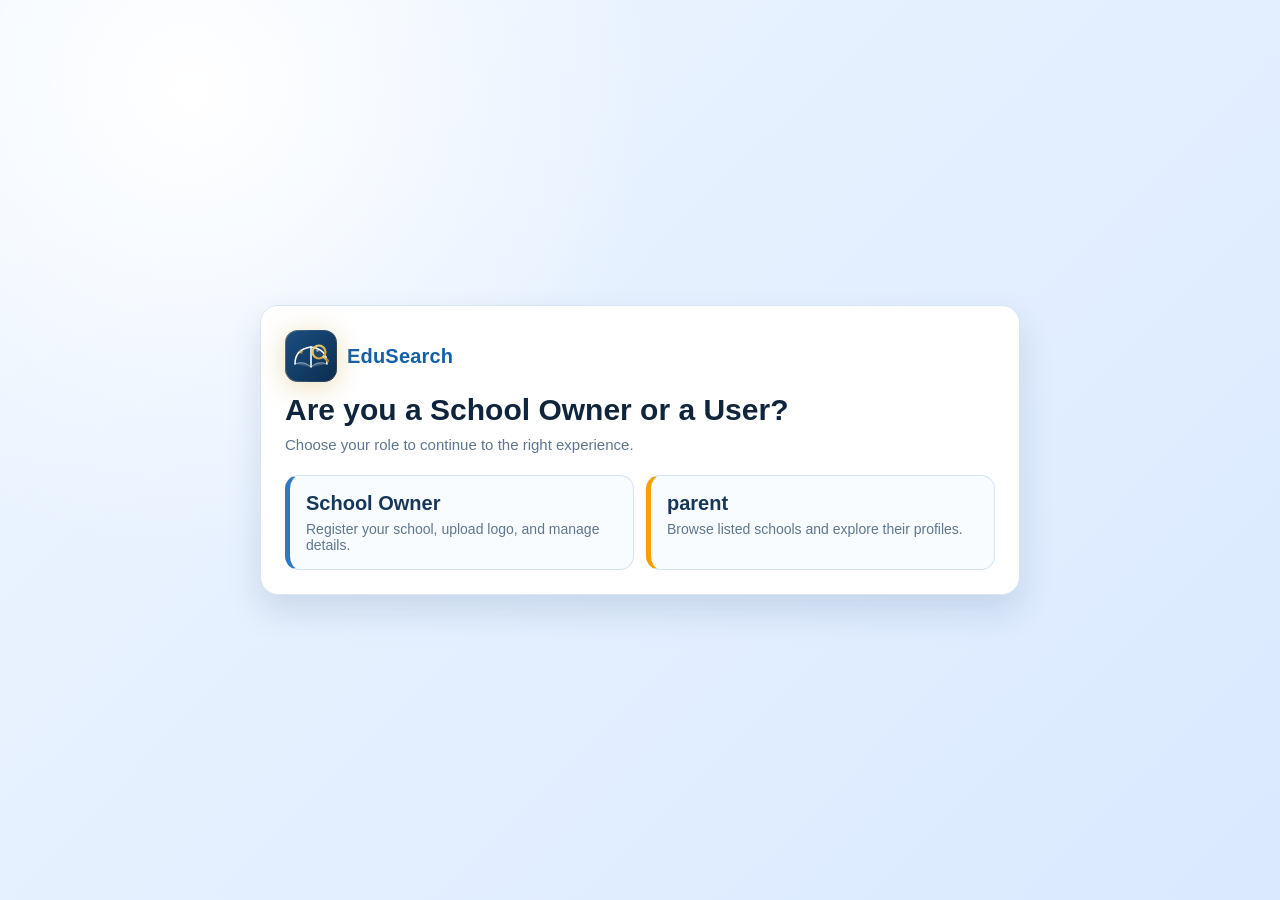
<file: template/singin.html>
<!DOCTYPE html>
<html lang="en">
<head>
    <meta charset="UTF-8">
    <meta name="viewport" content="width=device-width, initial-scale=1.0">
    <title>EduSearch | Sign In Choice</title>
    <style>
        :root {
            --bg-1: #eef6ff;
            --bg-2: #dae9ff;
            --card: #ffffff;
            --line: #d8e5f4;
            --text: #10253c;
            --muted: #5e768f;
            --brand: #135fa8;
            --brand-2: #2e79c0;
            --accent: #f59f00;
        }

        * { box-sizing: border-box; }

        body {
            margin: 0;
            min-height: 100vh;
            display: grid;
            place-items: center;
            padding: 20px;
            font-family: "Segoe UI", Tahoma, Geneva, Verdana, sans-serif;
            color: var(--text);
            background:
                radial-gradient(circle at 15% 10%, #ffffff 0%, rgba(255, 255, 255, 0) 34%),
                linear-gradient(135deg, var(--bg-1), var(--bg-2));
        }

        .card {
            width: min(760px, 100%);
            background: var(--card);
            border: 1px solid var(--line);
            border-radius: 18px;
            padding: 24px;
            box-shadow: 0 16px 34px rgba(20, 63, 102, 0.14);
        }

        .brand {
            display: flex;
            align-items: center;
            gap: 10px;
            margin-bottom: 10px;
        }

        .brand-gem {
            width: 52px;
            height: 52px;
            flex-shrink: 0;
            filter: drop-shadow(0 4px 14px rgba(196,154,43,0.35));
        }

        .brand span {
            font-size: 20px;
            font-weight: 800;
            color: var(--brand);
            letter-spacing: 0.2px;
        }

        h1 {
            margin: 6px 0 8px;
            font-size: 30px;
            line-height: 1.2;
        }

        p {
            margin: 0;
            color: var(--muted);
            font-size: 15px;
        }

        .choices {
            margin-top: 22px;
            display: grid;
            grid-template-columns: repeat(2, minmax(0, 1fr));
            gap: 12px;
        }

        .choice {
            display: block;
            text-decoration: none;
            border: 1px solid #d5e3f2;
            border-radius: 14px;
            padding: 16px;
            background: #f9fcff;
            transition: 0.2s ease;
        }

        .choice:hover {
            transform: translateY(-2px);
            border-color: #a9c7e7;
            box-shadow: 0 10px 18px rgba(20, 63, 102, 0.1);
        }

        .choice h2 {
            margin: 0 0 6px;
            font-size: 20px;
            color: #17375a;
        }

        .choice p {
            font-size: 14px;
        }

        .owner { border-left: 5px solid var(--brand-2); }
        .user { border-left: 5px solid var(--accent); }

        @media (max-width: 700px) {
            h1 { font-size: 24px; }
            .choices { grid-template-columns: 1fr; }
        }
    </style>
</head>
<body>
    <main class="card">
        <div class="brand">
            <svg class="brand-gem" viewBox="0 0 52 52" fill="none" xmlns="http://www.w3.org/2000/svg" aria-label="EduSearch logo">
                <rect width="52" height="52" rx="13" fill="url(#logoBase)"/>
                <rect x="0.5" y="0.5" width="51" height="51" rx="12.5" stroke="url(#logoShine)" stroke-opacity="0.5"/>
                <path d="M10 34 Q10 19 26 17 Q42 19 42 34" stroke="#fff" stroke-width="1.6" fill="none" stroke-linecap="round"/>
                <line x1="26" y1="17" x2="26" y2="37" stroke="#fff" stroke-width="1.6" stroke-linecap="round"/>
                <path d="M10 34 Q14 32 19 33 Q22 33.5 26 37" fill="rgba(255,255,255,0.18)" stroke="rgba(255,255,255,0.5)" stroke-width="1"/>
                <path d="M42 34 Q38 32 33 33 Q30 33.5 26 37" fill="rgba(255,255,255,0.18)" stroke="rgba(255,255,255,0.5)" stroke-width="1"/>
                <circle cx="34" cy="22" r="6.5" stroke="url(#goldRing)" stroke-width="2.2" fill="rgba(255,255,255,0.06)"/>
                <line x1="38.6" y1="26.6" x2="43" y2="31" stroke="url(#goldHandle)" stroke-width="2.5" stroke-linecap="round"/>
                <circle cx="32.5" cy="20.5" r="1.3" fill="rgba(255,255,255,0.55)"/>
                <path d="M16 19 L16.6 21 L18.6 21 L17 22.2 L17.6 24.2 L16 23 L14.4 24.2 L15 22.2 L13.4 21 L15.4 21 Z" fill="url(#goldStar)" opacity="0.85"/>
                <defs>
                    <linearGradient id="logoBase" x1="0" y1="0" x2="52" y2="52" gradientUnits="userSpaceOnUse">
                        <stop offset="0%" stop-color="#1a4f82"/>
                        <stop offset="100%" stop-color="#0c2d4e"/>
                    </linearGradient>
                    <linearGradient id="logoShine" x1="0" y1="0" x2="52" y2="0" gradientUnits="userSpaceOnUse">
                        <stop offset="0%" stop-color="#c49a2b" stop-opacity="0.8"/>
                        <stop offset="50%" stop-color="white" stop-opacity="0.15"/>
                        <stop offset="100%" stop-color="#c49a2b" stop-opacity="0.3"/>
                    </linearGradient>
                    <linearGradient id="goldRing" x1="27.5" y1="15.5" x2="40.5" y2="28.5" gradientUnits="userSpaceOnUse">
                        <stop offset="0%" stop-color="#f0d98a"/>
                        <stop offset="100%" stop-color="#c49a2b"/>
                    </linearGradient>
                    <linearGradient id="goldHandle" x1="38.6" y1="26.6" x2="43" y2="31" gradientUnits="userSpaceOnUse">
                        <stop offset="0%" stop-color="#f0d98a"/>
                        <stop offset="100%" stop-color="#a07820"/>
                    </linearGradient>
                    <linearGradient id="goldStar" x1="13.4" y1="19" x2="18.6" y2="24.2" gradientUnits="userSpaceOnUse">
                        <stop offset="0%" stop-color="#f0d98a"/>
                        <stop offset="100%" stop-color="#c49a2b"/>
                    </linearGradient>
                </defs>
            </svg>
            <span>EduSearch</span>
        </div>
        <h1>Are you a School Owner or a User?</h1>
        <p>Choose your role to continue to the right experience.</p>

        <section class="choices">
            <a class="choice owner" href="/resister">
                <h2>School Owner</h2>
                <p>Register your school, upload logo, and manage details.</p>
            </a>
            <a class="choice user" href="{% url 'parent_login' %}">
                <h2>parent</h2>
                <p>Browse listed schools and explore their profiles.</p>
            </a>
        </section>
    </main>
</body>
</html>
</file>
